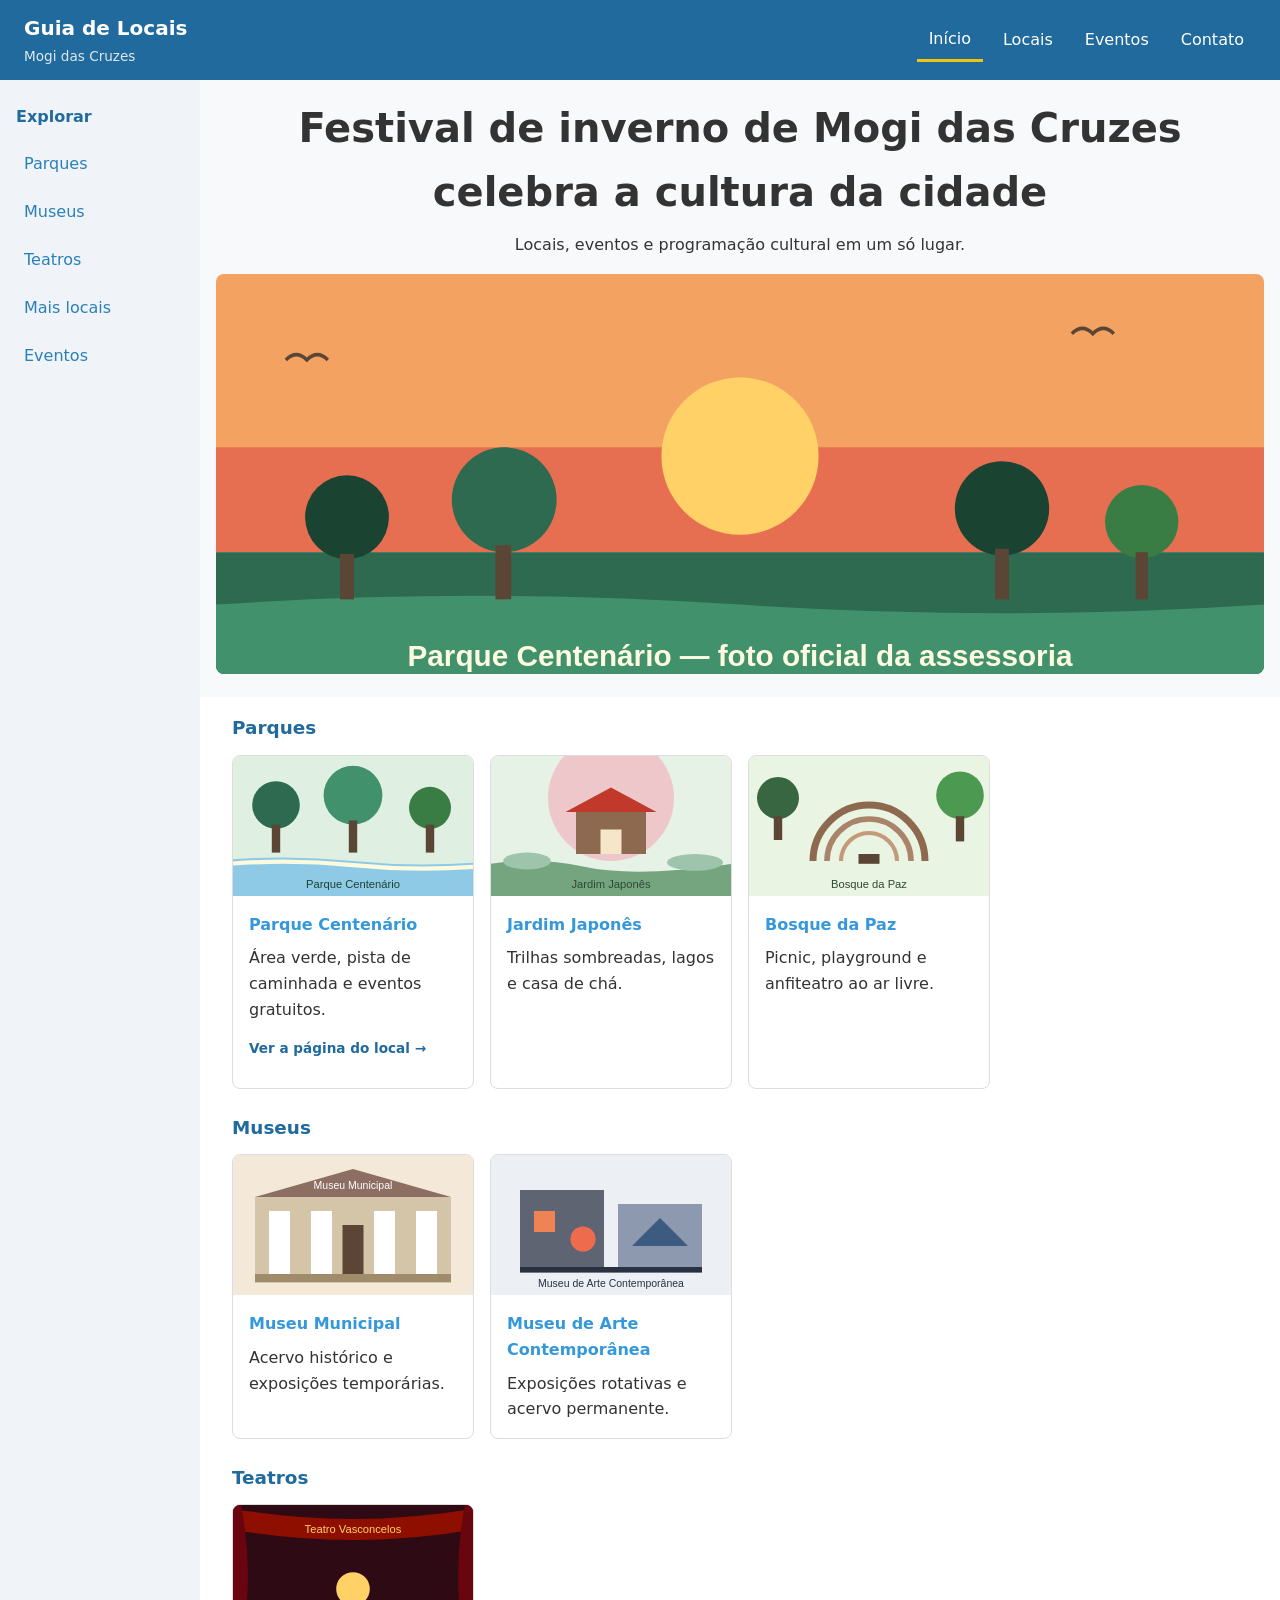
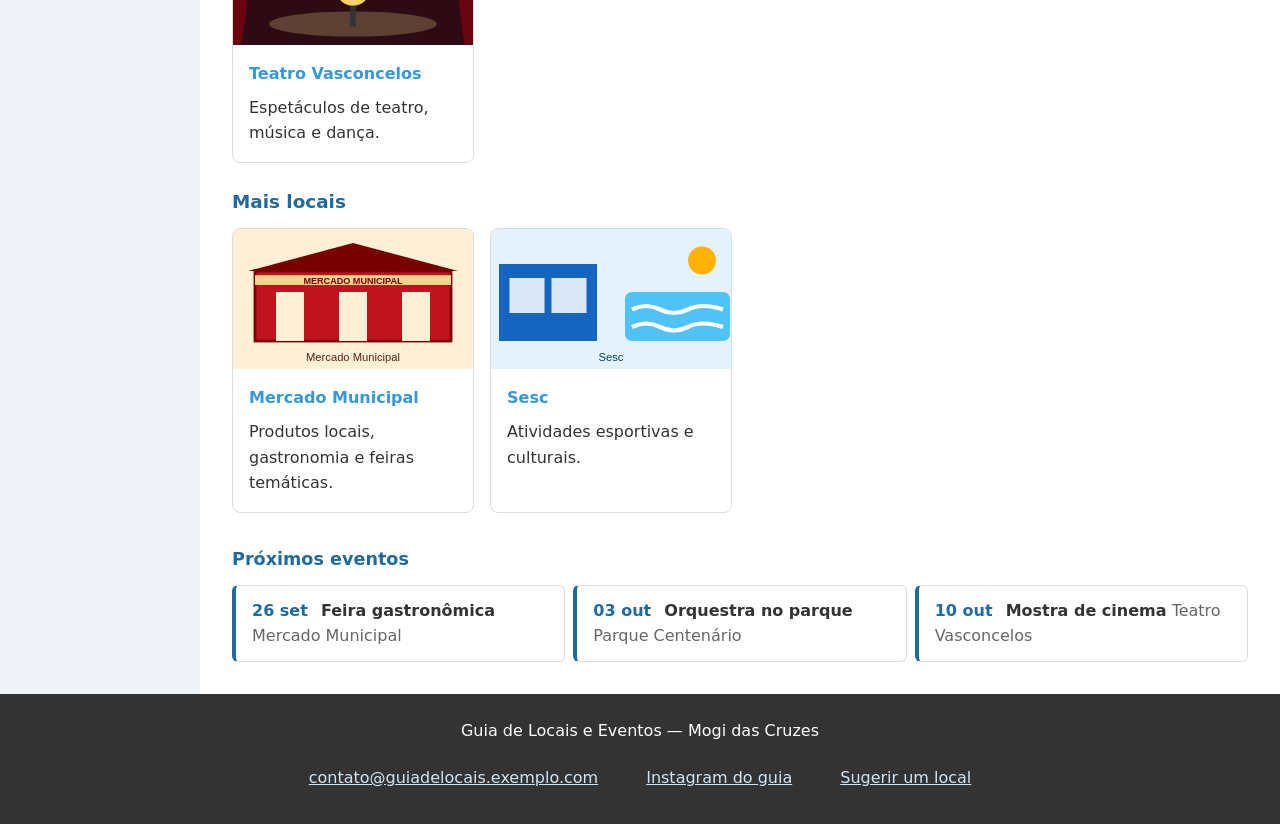
<file: index.html>
<!DOCTYPE html>
<html lang="pt-BR">
<head>
  <meta charset="UTF-8">
  <!-- CORREÇÃO (Evento 3): Adicionada a meta tag viewport essencial para garantir a escala e largura corretas do dispositivo em telemóveis e no totem -->
  <meta name="viewport" content="width=device-width, initial-scale=1.0">
  <title>Guia de Locais e Eventos — Início</title>
  <link rel="stylesheet" href="style.css">
</head>
<body>
  <header class="cabecalho">
    <div class="identidade">
      <p class="logo">Guia de Locais</p>
      <p class="titulo">Mogi das Cruzes</p>
    </div>
    <nav aria-label="Menu principal">
      <ul class="menu-lista">
        <li><a href="index.html" aria-current="page" class="ativo">Início</a></li>
        <li><a href="#locais">Locais</a></li>
        <li><a href="#agenda">Eventos</a></li>
        <li><a href="#contato">Contato</a></li>
      </ul>
    </nav>
  </header>

  <aside class="lateral">
    <nav aria-label="Categorias de locais">
      <h2 class="lateral-titulo">Explorar</h2>
      <ul class="lateral-lista">
        <li><a href="#parques">Parques</a></li>
        <li><a href="#museus">Museus</a></li>
        <li><a href="#teatros">Teatros</a></li>
        <li><a href="#mais">Mais locais</a></li>
        <li><a href="#agenda">Eventos</a></li>
      </ul>
    </nav>
  </aside>

  <main>
    <section class="hero">
      <div>
        <!-- CORREÇÃO (Evento 1): Título de campanha atualizado com o texto longo fornecido -->
        <h1>Festival de inverno de Mogi das Cruzes celebra a cultura da cidade</h1>
        <p>Locais, eventos e programação cultural em um só lugar.</p>
        <!-- CORREÇÃO (Evento 2): Adicionada a foto panorâmica enviada pela assessoria -->
        <img class="hero-foto" src="foto-parque-centenario.svg" alt="Vista panorâmica do Parque Centenário ao entardecer">
      </div>
    </section>

    <div class="locais" id="locais">
      <section class="categoria" id="parques">
        <h3 class="categoria-titulo">Parques</h3>
        <div class="cards">
          <article class="card com-link">
            <a href="parque-centenario.html">
              <img src="local-parque.svg" alt="Área verde do Parque Centenário com árvores e pista de caminhada">
              <h4>Parque Centenário</h4>
              <p>Área verde, pista de caminhada e eventos gratuitos.</p>
              <p class="card-cta">Ver a página do local →</p>
            </a>
          </article>
          <article class="card">
            <img src="local-jardim.svg" alt="Casa de chá e cerejeiras do Jardim Japonês">
            <h4>Jardim Japonês</h4>
            <p>Trilhas sombreadas, lagos e casa de chá.</p>
          </article>
          <article class="card">
            <img src="local-bosque.svg" alt="Anfiteatro ao ar livre do Bosque da Paz">
            <h4>Bosque da Paz</h4>
            <p>Picnic, playground e anfiteatro ao ar livre.</p>
          </article>
        </div>
      </section>

      <section class="categoria" id="museus">
        <h3 class="categoria-titulo">Museus</h3>
        <div class="cards">
          <article class="card">
            <img src="local-museu.svg" alt="Fachada do Museu Municipal">
            <h4>Museu Municipal</h4>
            <p>Acervo histórico e exposições temporárias.</p>
          </article>
          <article class="card">
            <img src="local-mac.svg" alt="Fachada geométrica do Museu de Arte Contemporânea">
            <h4>Museu de Arte Contemporânea</h4>
            <p>Exposições rotativas e acervo permanente.</p>
          </article>
        </div>
      </section>

      <section class="categoria" id="teatros">
        <h3 class="categoria-titulo">Teatros</h3>
        <div class="cards">
          <article class="card">
            <img src="local-teatro.svg" alt="Palco do Teatro Vasconcelos">
            <h4>Teatro Vasconcelos</h4>
            <p>Espetáculos de teatro, música e dança.</p>
          </article>
        </div>
      </section>

      <section class="categoria" id="mais">
        <h3 class="categoria-titulo">Mais locais</h3>
        <div class="cards">
          <article class="card">
            <img src="local-mercado.svg" alt="Fachada vermelha do Mercado Municipal">
            <h4>Mercado Municipal</h4>
            <p>Produtos locais, gastronomia e feiras temáticas.</p>
          </article>
          <article class="card">
            <img src="local-sesc.svg" alt="Quadra e piscina do Sesc">
            <h4>Sesc</h4>
            <p>Atividades esportivas e culturais.</p>
          </article>
        </div>
      </section>
    </div>

    <section class="agenda" id="agenda">
      <h3 class="agenda-titulo">Próximos eventos</h3>
      <ul class="agenda-lista">
        <li class="agenda-item">
          <time datetime="2026-09-26">26 set</time>
          <strong>Feira gastronômica</strong>
          <span>Mercado Municipal</span>
        </li>
        <li class="agenda-item">
          <time datetime="2026-10-03">03 out</time>
          <strong>Orquestra no parque</strong>
          <span>Parque Centenário</span>
        </li>
        <li class="agenda-item">
          <time datetime="2026-10-10">10 out</time>
          <strong>Mostra de cinema</strong>
          <span>Teatro Vasconcelos</span>
        </li>
      </ul>
    </section>
  </main>

  <footer class="rodape" id="contato">
    <p>Guia de Locais e Eventos — Mogi das Cruzes</p>
    <ul class="rodape-links">
      <li><a href="mailto:contato@guiadelocais.exemplo.com">contato@guiadelocais.exemplo.com</a></li>
      <li><a href="https://www.instagram.com" target="_blank">Instagram do guia</a></li>
      <li><a href="mailto:sugestao@guiadelocais.exemplo.com">Sugerir um local</a></li>
    </ul>
  </footer>
</body>
</html>
</file>
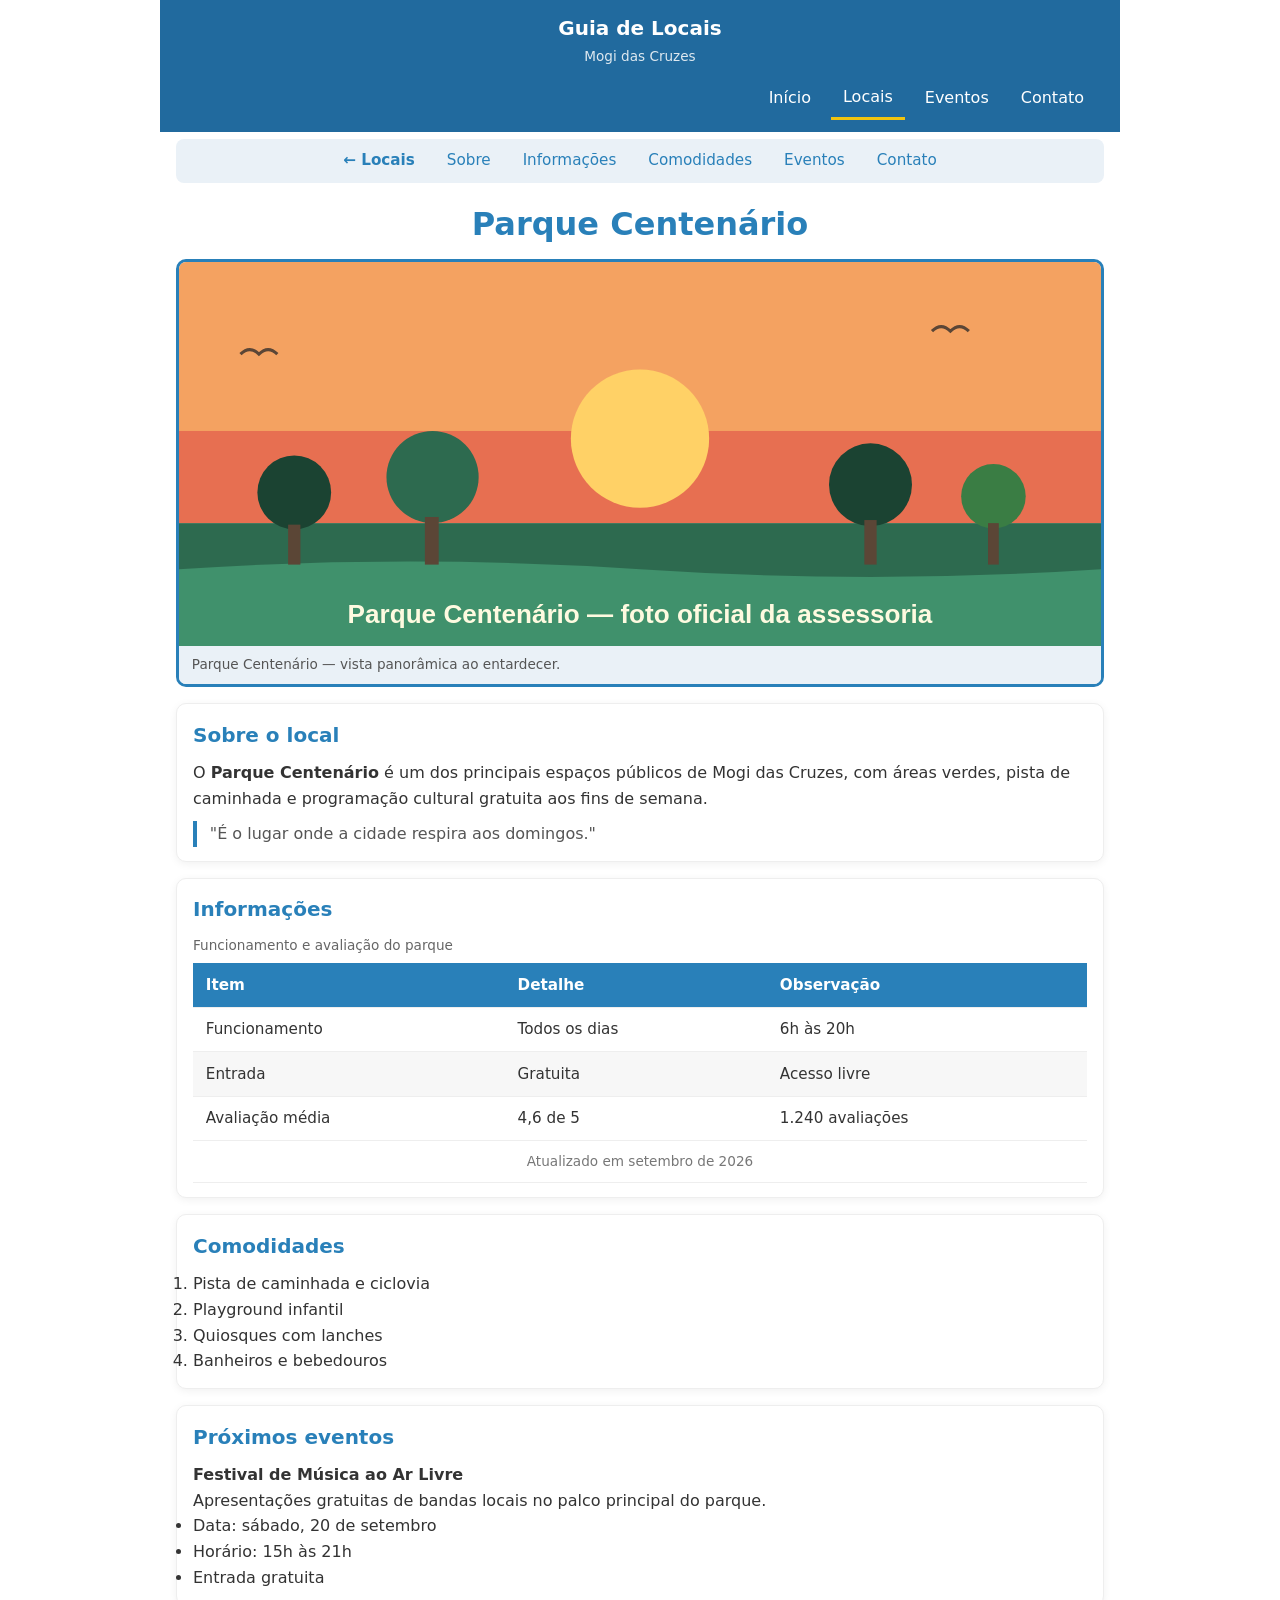
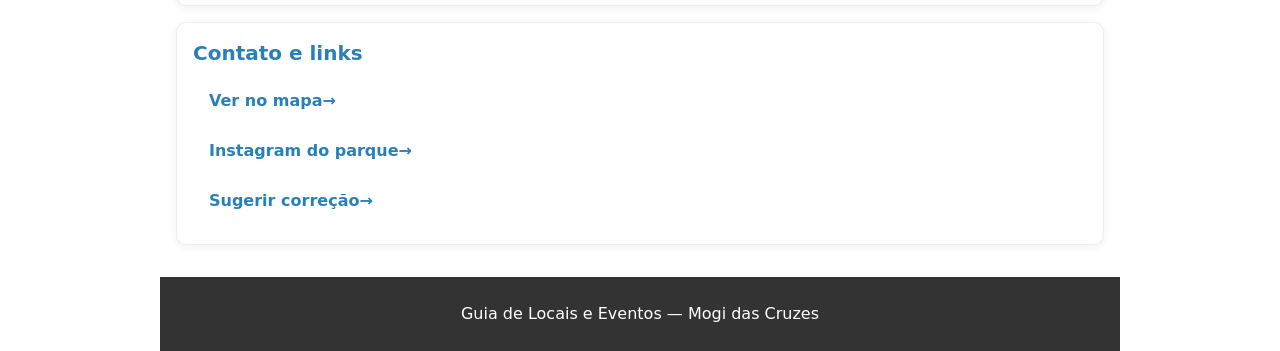
<file: parque-centenario.html>
<!DOCTYPE html>
<html lang="pt-BR">
<head>
  <meta charset="UTF-8">
  <!-- CORREÇÃO (Evento 3 / Varredura): Meta tag viewport incluída obrigatoriamente para a página de detalhe -->
  <meta name="viewport" content="width=device-width, initial-scale=1.0">
  <title>Parque Centenário — Guia de Locais e Eventos</title>
  <link rel="stylesheet" href="style.css">
</head>
<body class="pagina-local">
  <header class="cabecalho">
    <div class="identidade">
      <p class="logo">Guia de Locais</p>
      <p class="titulo">Mogi das Cruzes</p>
    </div>
    <nav aria-label="Menu principal">
      <ul class="menu-lista">
        <li><a href="index.html">Início</a></li>
        <li><a href="index.html#locais" class="ativo">Locais</a></li>
        <li><a href="index.html#agenda">Eventos</a></li>
        <li><a href="index.html#contato">Contato</a></li>
      </ul>
    </nav>
  </header>

  <main>
    <nav class="nav-local" aria-label="Seções desta página">
      <ul>
        <li class="volta"><a href="index.html#locais">← Locais</a></li>
        <li><a href="#sobre">Sobre</a></li>
        <li><a href="#informacoes">Informações</a></li>
        <li><a href="#comodidades">Comodidades</a></li>
        <li><a href="#eventos">Eventos</a></li>
        <li><a href="#contato-local">Contato</a></li>
      </ul>
    </nav>

    <h1 class="local-titulo">Parque Centenário</h1>

    <figure class="local-foto">
      <img src="foto-parque-centenario.svg" alt="Vista panorâmica do Parque Centenário ao entardecer">
      <figcaption>Parque Centenário — vista panorâmica ao entardecer.</figcaption>
    </figure>

    <section class="secao" id="sobre">
      <h3>Sobre o local</h3>
      <p>O <strong>Parque Centenário</strong> é um dos principais espaços públicos de Mogi das Cruzes, com áreas verdes, pista de caminhada e programação cultural gratuita aos fins de semana.</p>
      <blockquote>
        <p>"É o lugar onde a cidade respira aos domingos."</p>
      </blockquote>
    </section>

    <section class="secao" id="informacoes">
      <h3>Informações</h3>
      <div class="rola-x">
        <table class="tabela-info">
          <caption>Funcionamento e avaliação do parque</caption>
          <thead>
            <tr>
              <th>Item</th>
              <th>Detalhe</th>
              <th>Observação</th>
            </tr>
          </thead>
          <tbody>
            <tr><td>Funcionamento</td><td>Todos os dias</td><td>6h às 20h</td></tr>
            <tr><td>Entrada</td><td>Gratuita</td><td>Acesso livre</td></tr>
            <tr><td>Avaliação média</td><td>4,6 de 5</td><td>1.240 avaliações</td></tr>
          </tbody>
          <tfoot>
            <tr>
              <td colspan="3">Atualizado em setembro de 2026</td>
            </tr>
          </tfoot>
        </table>
      </div>
    </section>

    <section class="secao" id="comodidades">
      <h3>Comodidades</h3>
      <ol>
        <li>Pista de caminhada e ciclovia</li>
        <li>Playground infantil</li>
        <li>Quiosques com lanches</li>
        <li>Banheiros e bebedouros</li>
      </ol>
    </section>

    <section class="secao" id="eventos">
      <h3>Próximos eventos</h3>
      <article>
        <h4>Festival de Música ao Ar Livre</h4>
        <p>Apresentações gratuitas de bandas locais no palco principal do parque.</p>
        <ul>
          <li>Data: sábado, 20 de setembro</li>
          <li>Horário: 15h às 21h</li>
          <li>Entrada gratuita</li>
        </ul>
      </article>
    </section>

    <section class="secao" id="contato-local">
      <h3>Contato e links</h3>
      <ul class="links-contato">
        <li><a href="https://www.google.com/maps" target="_blank">Ver no mapa</a></li>
        <li><a href="https://www.instagram.com" target="_blank">Instagram do parque</a></li>
        <li><a href="mailto:parque@exemplo.com">Sugerir correção</a></li>
      </ul>
    </section>
  </main>

  <footer class="rodape">
    <p>Guia de Locais e Eventos — Mogi das Cruzes</p>
  </footer>
</body>
</html>
</file>
<file: style.css>
/* Guia de Locais e Eventos — Estilos atualizados e corrigidos */

* {
  box-sizing: border-box;
  margin: 0;
  padding: 0;
}

/* CORREÇÃO (Evento 2): Regra global para imagens e mídias.
   Impede que imagens ultrapassem o tamanho do contêiner ou criem barra de rolagem horizontal */
img, svg, picture {
  max-width: 100%;
  height: auto;
}

/* CORREÇÃO (Evento 3 / Acessibilidade): Foco visível realçado para navegação por teclado e leitores de tela */
a:focus-visible, 
button:focus-visible {
  outline: 3px solid #f1c40f;
  outline-offset: 3px;
}

body {
  font-family: system-ui, sans-serif;
  color: #333;
  line-height: 1.6;
  display: grid;
  grid-template-areas:
    "topo"
    "conteudo"
    "lado"
    "rodape";
  grid-template-columns: 1fr;
  min-height: 100vh;
}

@media (min-width: 700px) {
  body {
    grid-template-areas:
      "topo topo"
      "lado conteudo"
      "rodape rodape";
    grid-template-columns: 200px 1fr;
    grid-template-rows: auto 1fr auto;
  }
}

/* Organização da identidade do guia */
.identidade {
  display: flex;
  flex-direction: column;
  gap: 0.15rem;
}

.cabecalho {
  grid-area: topo;
  display: flex;
  justify-content: space-between;
  align-items: center;
  flex-wrap: wrap;
  gap: 0.75rem 1.5rem;
  background: #216a9e;
  color: #fff;
  padding: 0.75rem 1.5rem;
}

/* Mantém o menu afastado da identidade */
.cabecalho nav {
  margin-left: auto;
}

.logo {
  font-size: 1.25rem;
  font-weight: 700;
}

.titulo {
  font-size: 0.85rem;
  opacity: 0.85;
}

.menu-lista {
  display: flex;
  flex-wrap: wrap;
  align-items: center;
  justify-content: flex-end;
  gap: 0.5rem;
  list-style: none;
}

/* CORREÇÃO (Evento 3): Área de toque mínima (~44px) garantida via min-height para toque em ecrãs de totem e telemóveis */
.menu-lista a {
  display: inline-flex;
  align-items: center;
  min-height: 44px;
  padding: 0.25rem 0.75rem;
  color: #fff;
  text-decoration: none;
  font-weight: 500;
  border-radius: 6px;
}

.menu-lista a:hover {
  background: rgba(255, 255, 255, 0.15);
}

.menu-lista .ativo {
  border-bottom: 3px solid #f1c40f;
  border-radius: 0;
}

.lateral {
  grid-area: lado;
  background: #f0f4f8;
  padding: 1.5rem 1rem;
}

.lateral-titulo {
  font-size: 1rem;
  font-weight: 600;
  color: #216a9e;
  margin-bottom: 0.75rem;
}

.lateral-lista {
  list-style: none;
  display: flex;
  flex-direction: column;
  gap: 0.25rem;
}

/* CORREÇÃO (Evento 3): Área de clique expandida na navegação lateral */
.lateral-lista a {
  display: inline-flex;
  align-items: center;
  min-height: 44px;
  padding: 0.2rem 0.5rem;
  color: #2980b9;
  text-decoration: none;
  border-radius: 6px;
}

.lateral-lista a:hover {
  background: #dde7f0;
}

@media (max-width: 699px) {
  .lateral-lista {
    flex-direction: row;
    flex-wrap: wrap;
  }
}

main {
  grid-area: conteudo;
}

.hero {
  display: flex;
  justify-content: center;
  align-items: center;
  min-height: 35vh;
  background: #f8f9fa;
  text-align: center;
  padding: 1rem;
}

/* CORREÇÃO (Evento 1): Tipografia fluida com clamp().
   O tamanho da fonte escala entre 1.5rem (360px) e 2.5rem (1280px+) de forma contínua */
.hero h1 {
  font-size: clamp(1.5rem, 5vw, 2.5rem);
  margin-bottom: 0.5rem;
  word-break: break-word; /* Previne quebras indeferidas de layout caso surjam palavras longas */
}

/* CORREÇÃO (Evento 2): Estilização adaptativa para a foto oficial enviada no evento */
.hero-foto {
  width: 100%;
  max-height: 400px;
  object-fit: cover;
  border-radius: 8px;
  margin-top: 1rem;
}

@media (min-width: 700px) {
  .hero {
    min-height: 50vh;
  }
}

.locais {
  padding: 1rem 2rem 2rem;
}

.categoria + .categoria {
  margin-top: 1.5rem;
}

.categoria-titulo {
  color: #216a9e;
  font-size: 1.15rem;
  margin-bottom: 0.75rem;
}

.cards {
  display: grid;
  grid-template-columns: repeat(auto-fill, minmax(230px, 1fr));
  gap: 1rem;
}

.card {
  background: #fff;
  border: 1px solid #ddd;
  border-radius: 8px;
  overflow: hidden;
}

.card img {
  display: block;
  width: 100%;
  height: 140px;
  object-fit: cover;
}

.card h4 {
  color: #3498db;
  margin: 1rem 1rem 0.5rem;
}

.card p {
  margin: 0 1rem 1rem;
}

.agenda {
  padding: 0 2rem 2rem;
}

.agenda-titulo {
  font-size: 1.1rem;
  color: #216a9e;
  margin-bottom: 0.75rem;
}

.agenda-lista {
  list-style: none;
  display: grid;
  grid-template-columns: repeat(auto-fit, minmax(220px, 1fr));
  gap: 0.5rem;
}

.agenda-item {
  background: #fff;
  border: 1px solid #ddd;
  border-left: 4px solid #216a9e;
  border-radius: 6px;
  padding: 0.75rem 1rem;
}

.agenda-item time {
  font-weight: 700;
  color: #216a9e;
  margin-right: 0.5rem;
}

.agenda-item span {
  color: #666;
}

.rodape {
  grid-area: rodape;
  background: #333;
  color: #fff;
  text-align: center;
  padding: 1.5rem;
}

.rodape-links {
  list-style: none;
  display: flex;
  flex-wrap: wrap;
  justify-content: center;
  gap: 0.25rem 1.5rem;
  margin-top: 0.75rem;
}

/* CORREÇÃO (Evento 3 / Evento 4): Ajuste de contraste para o relatório do Lighthouse e ampliação da área de toque */
.rodape-links a {
  display: inline-flex;
  align-items: center;
  min-height: 44px;
  padding: 0.5rem 0.75rem;
  color: #d1e5f5; /* Contraste aprimorado sobre fundo escuro */
  border-radius: 6px;
}

.rodape-links a:hover {
  color: #fff;
  background: rgba(255, 255, 255, 0.1);
}

.card.com-link {
  padding: 0;
}

.card.com-link a {
  display: block;
  padding: 0 0 0.75rem;
  color: inherit;
  text-decoration: none;
  height: 100%;
}

.card.com-link:hover {
  transform: translateY(-4px);
  box-shadow: 0 6px 14px rgba(0, 0, 0, 0.18);
}

.card.com-link a:hover h4 {
  text-decoration: underline;
}

.card-cta {
  margin: 0.5rem 0.75rem 0;
  font-size: 0.85rem;
  font-weight: bold;
  color: #216a9e;
}

.pagina-local {
  max-width: 60rem;
  margin: 0 auto;
  grid-template-areas:
    "topo"
    "conteudo"
    "rodape";
  grid-template-columns: minmax(0, 1fr);
  min-height: 100vh;
}

.pagina-local .cabecalho {
  flex-direction: column;
  align-items: center;
  text-align: center;
  gap: 0.5rem;
}

.pagina-local .menu-lista {
  justify-content: center;
}

.pagina-local main {
  padding: 0 1rem 1rem;
}

.nav-local {
  display: flex;
  justify-content: center;
  margin: 0.4rem auto 1rem;
  background-color: #eaf1f7;
  border-radius: 8px;
}

.nav-local ul {
  display: flex;
  flex-wrap: wrap;
  justify-content: center;
  gap: 0.3rem 0.8rem;
  padding: 0;
  margin: 0;
  list-style: none;
}

/* CORREÇÃO (Evento 3): Área de clique adaptada no sub-menu da página do local */
.nav-local a {
  display: inline-flex;
  align-items: center;
  min-height: 44px;
  padding: 0.2rem 0.6rem;
  border-radius: 6px;
  color: #2980b9;
  text-decoration: none;
  font-size: 0.95rem;
}

.nav-local .volta a {
  font-weight: bold;
}

.nav-local a:hover {
  background-color: rgba(41, 128, 185, 0.15);
  text-decoration: none;
}

/* CORREÇÃO (Evento 1 / Varredura): Tipografia fluida com clamp() aplicada ao título do local */
.local-titulo {
  margin: 0.4rem 0 0.6rem;
  text-align: center;
  font-size: clamp(1.35rem, 4vw, 2rem);
  color: #2980b9;
}

.local-foto {
  margin: 0.5rem 0 1rem;
  border-radius: 10px;
  overflow: hidden;
  border: 3px solid #2980b9;
}

.local-foto img {
  display: block;
  width: 100%;
}

.local-foto figcaption {
  padding: 0.5rem 0.8rem;
  background: #eaf1f7;
  color: #555;
  font-size: 0.85rem;
}

.secao {
  margin: 1rem 0;
  padding: 0.9rem 1rem;
  background: #fff;
  border: 1px solid #eee;
  border-radius: 10px;
  box-shadow: 0 2px 8px rgba(0, 0, 0, 0.06);
}

.secao h3 {
  margin: 0 0 0.6rem;
  font-size: 1.25rem;
  color: #2980b9;
}

.secao blockquote {
  margin: 0.6rem 0 0;
  padding-left: 0.8rem;
  border-left: 4px solid #2980b9;
  color: #555;
}

.rola-x {
  overflow-x: auto;
}

.tabela-info {
  border-collapse: collapse;
  width: 100%;
  min-width: 26rem;
}

.tabela-info caption {
  text-align: left;
  font-size: 0.85rem;
  color: #666;
  margin-bottom: 0.4rem;
}

.tabela-info th,
.tabela-info td {
  padding: 0.6rem 0.8rem;
  border-bottom: 1px solid #eee;
  text-align: left;
  font-size: 0.95rem;
}

.tabela-info th {
  background-color: #2980b9;
  color: #fff;
}

.tabela-info tfoot td {
  font-size: 0.85rem;
  color: #777;
  text-align: center;
}

.tabela-info tbody tr:nth-child(even) {
  background: #f7f7f7;
}

.links-contato {
  padding: 0;
  list-style: none;
}

.links-contato li {
  margin: 0.4rem 0;
}

/* CORREÇÃO (Evento 3): Área de clique min-height garantida nos links de contacto da secção */
.links-contato a {
  display: inline-flex;
  align-items: center;
  min-height: 44px;
  padding: 0.5rem 1rem;
  border-radius: 8px;
  color: #2980b9;
  font-weight: bold;
  text-decoration: none;
}

.links-contato a::after {
  content: " →";
}

.links-contato a:hover {
  background: #eaf1f7;
  text-decoration: none;
}
</file>
